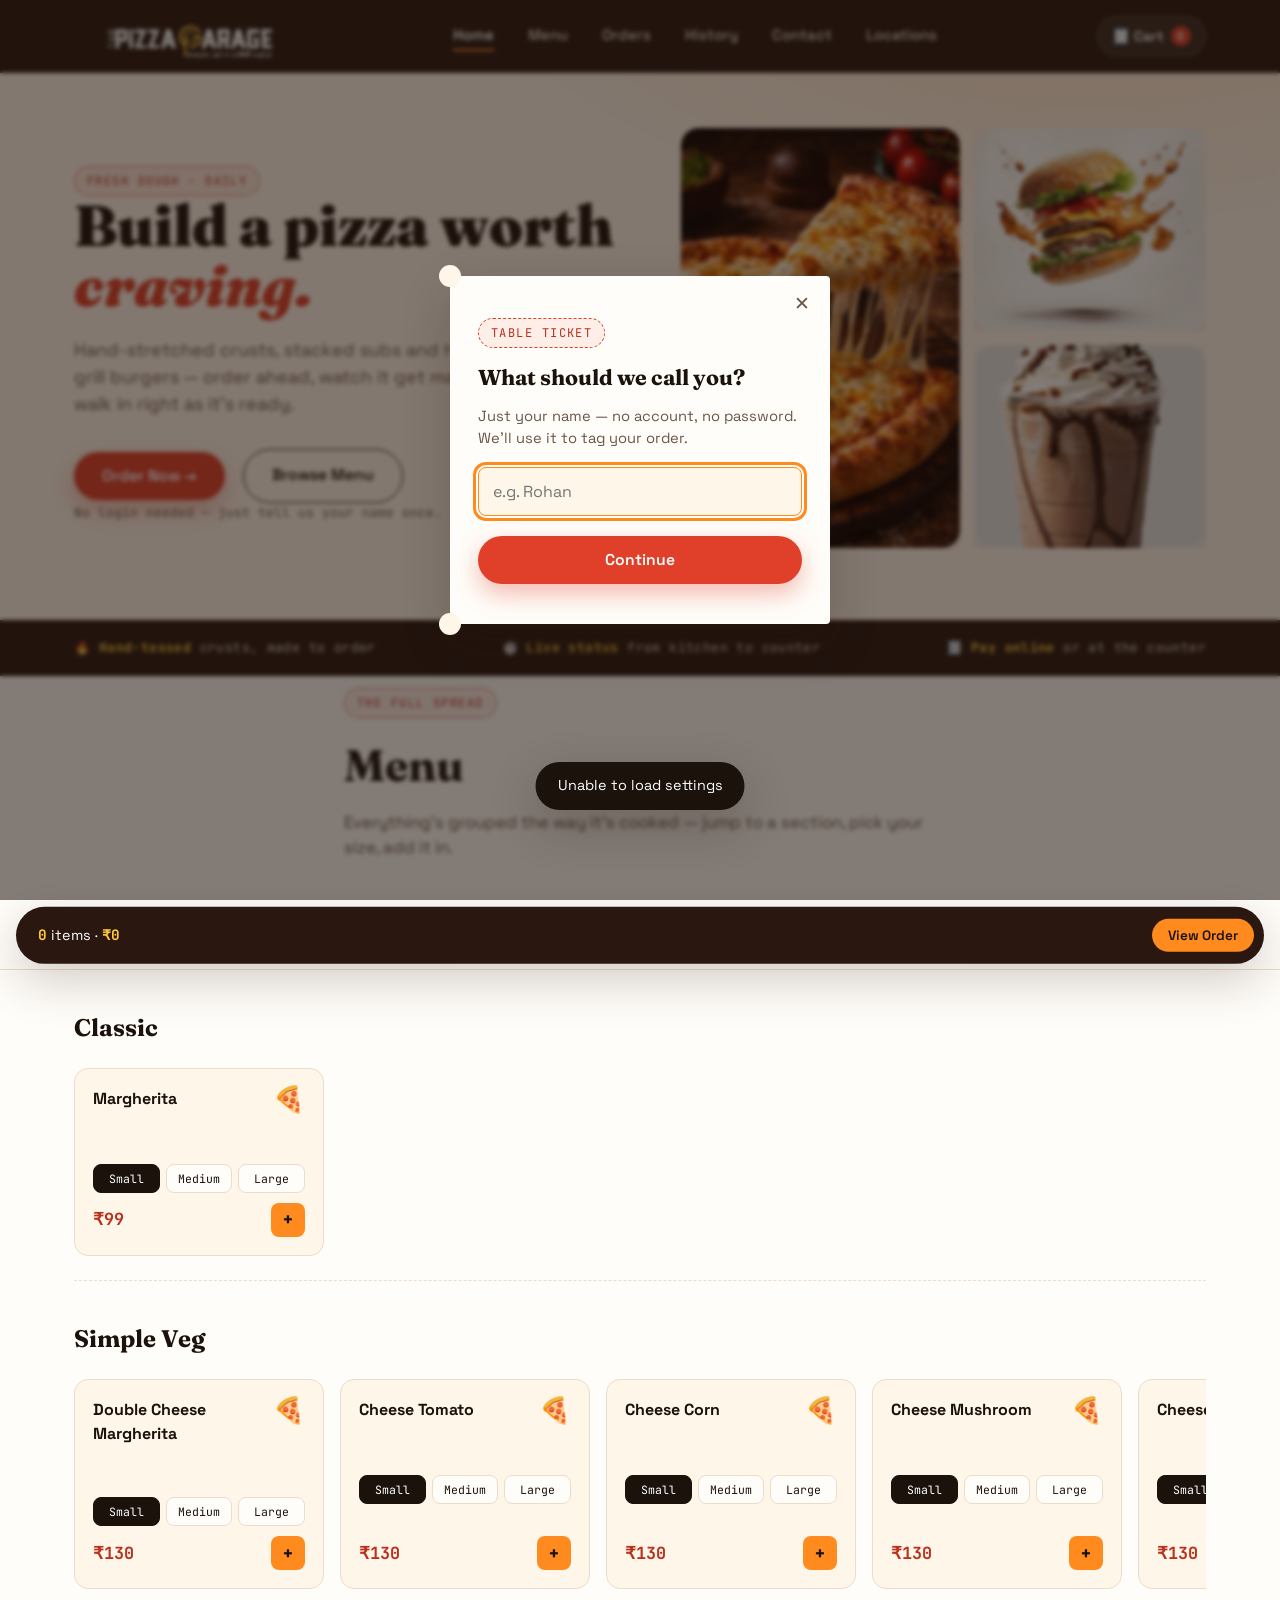
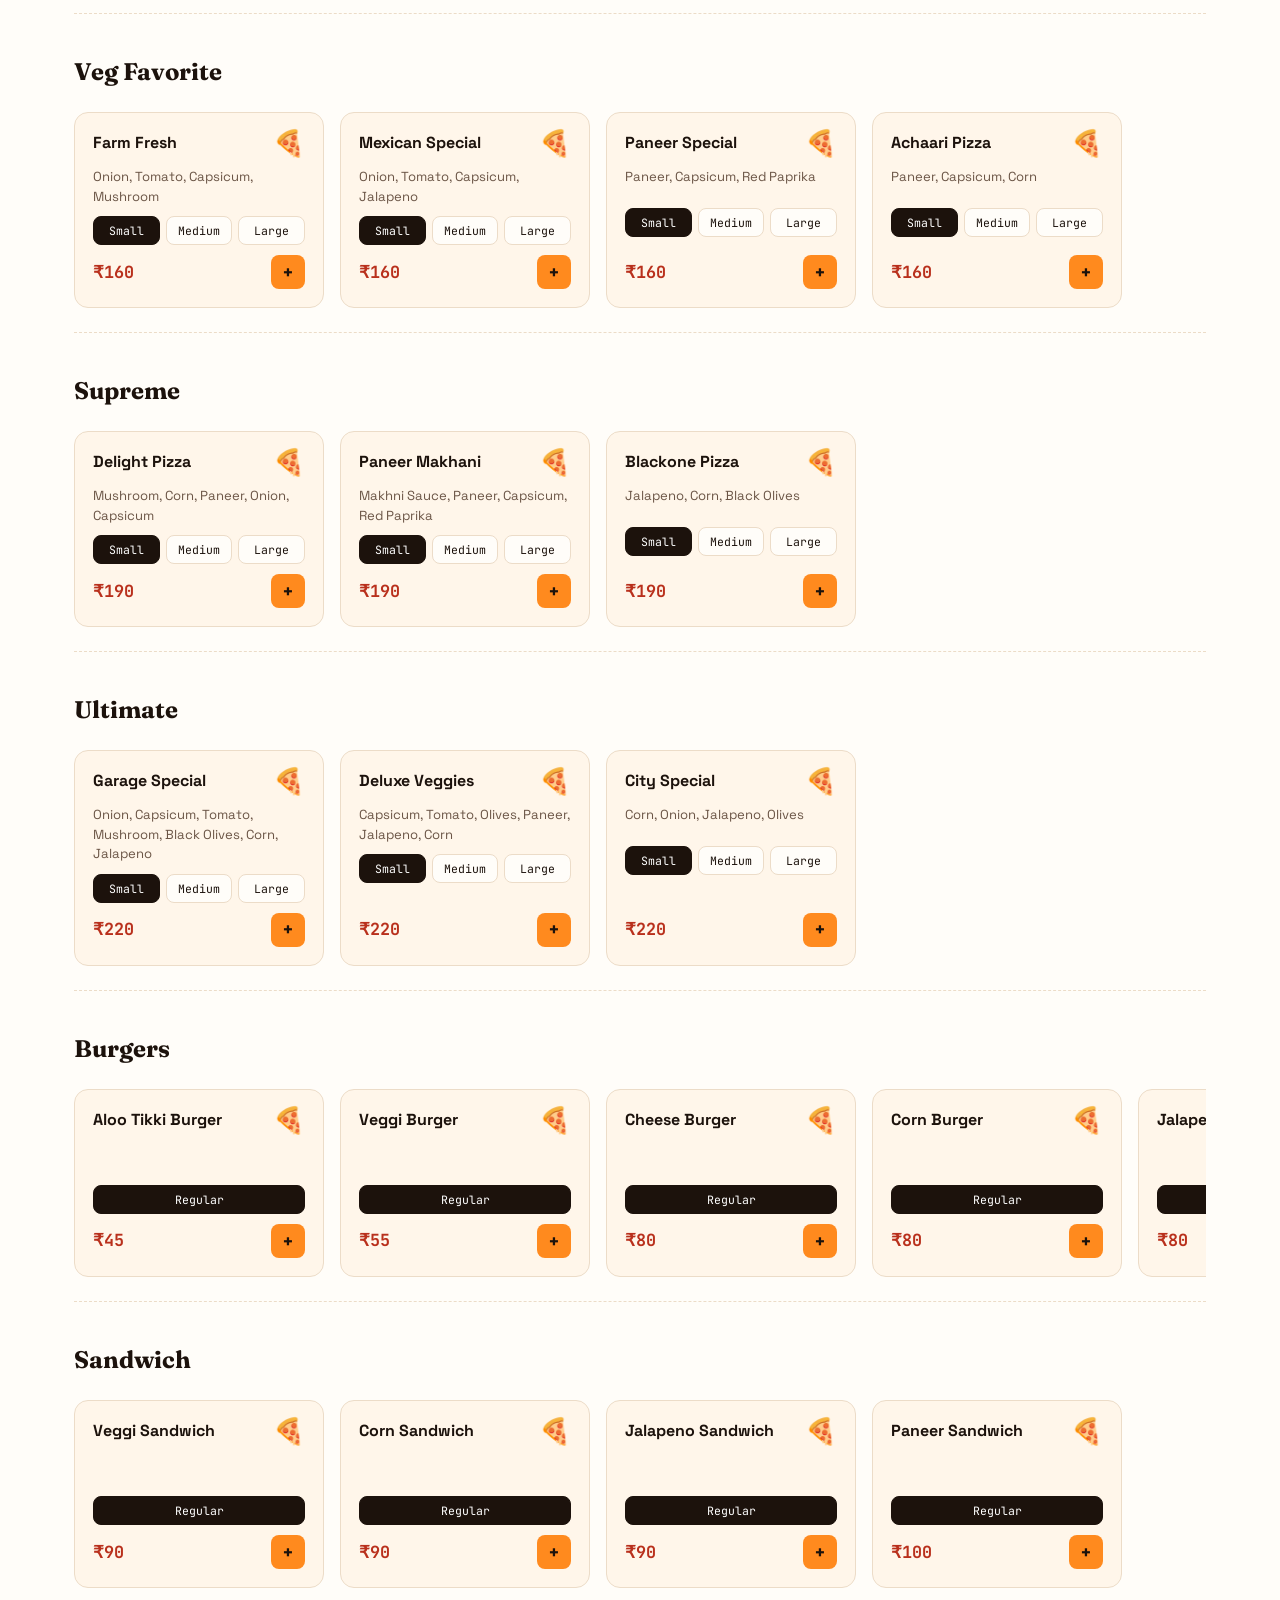
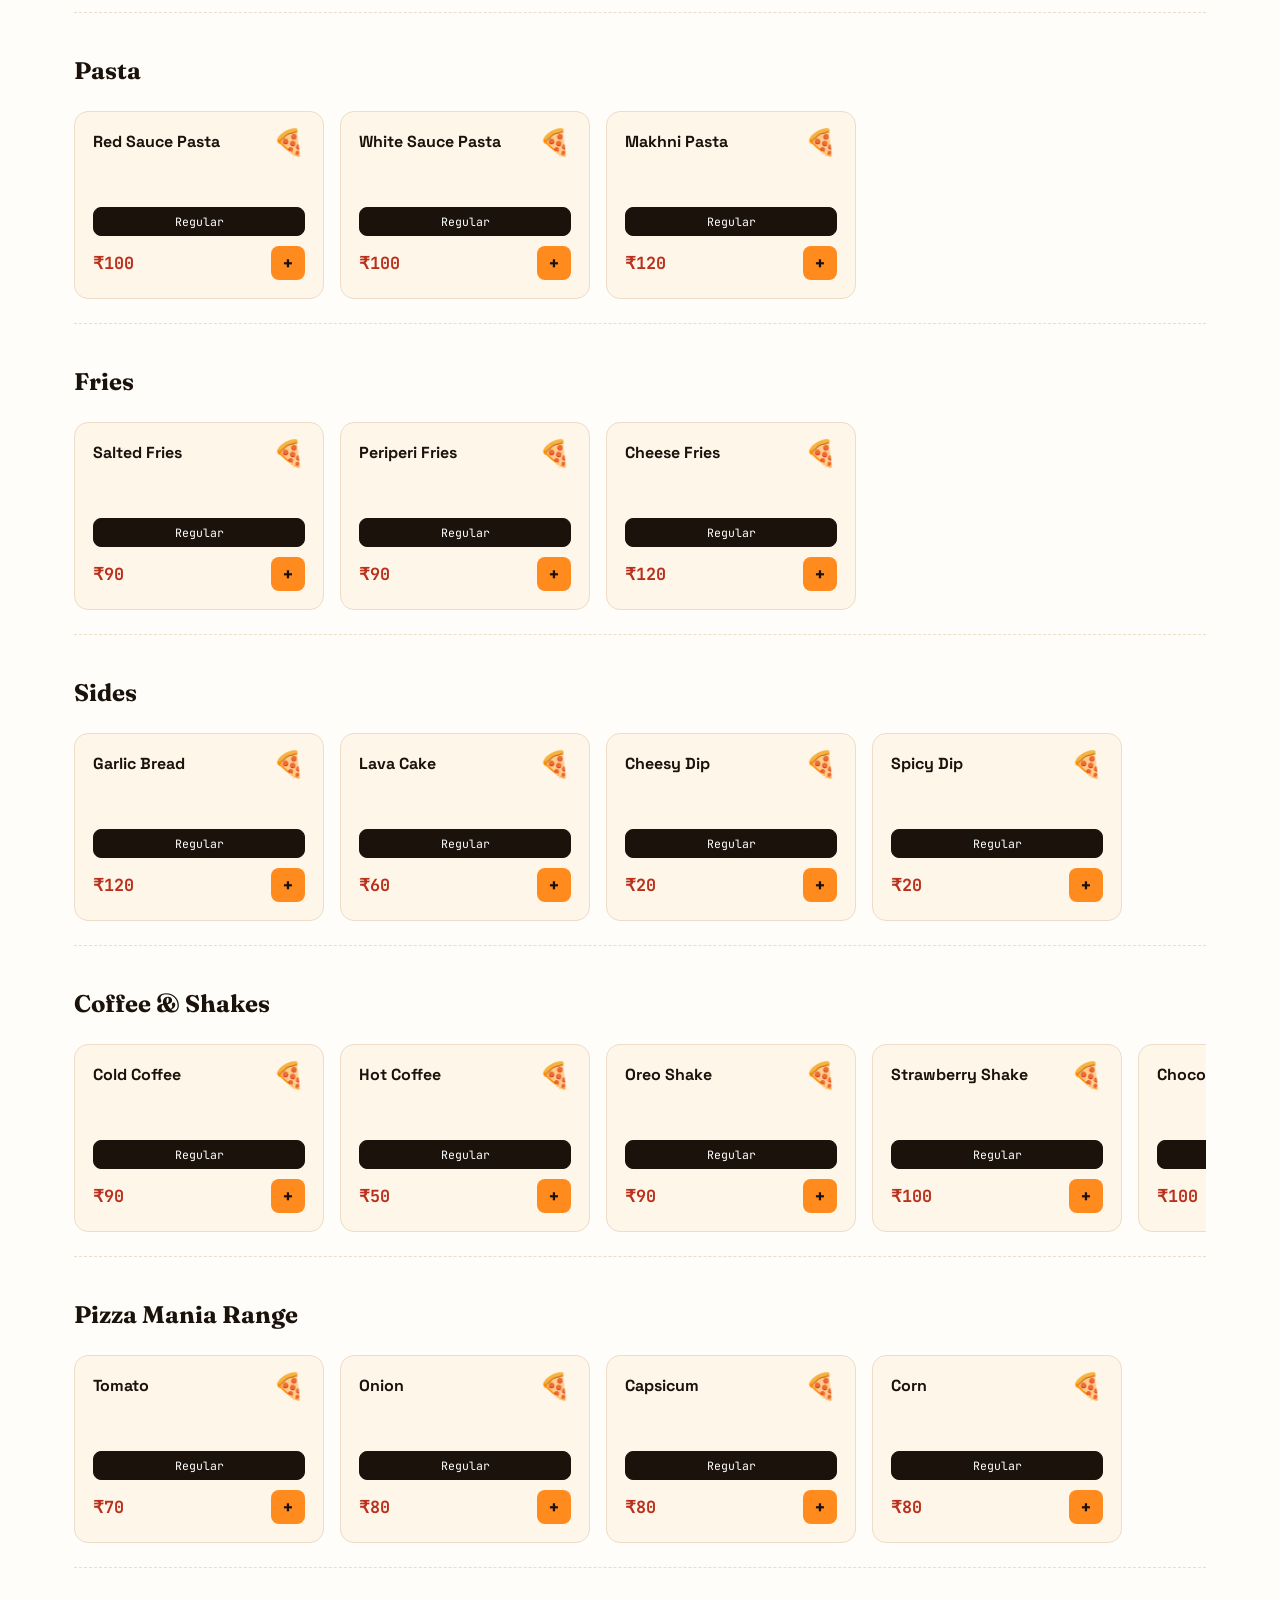
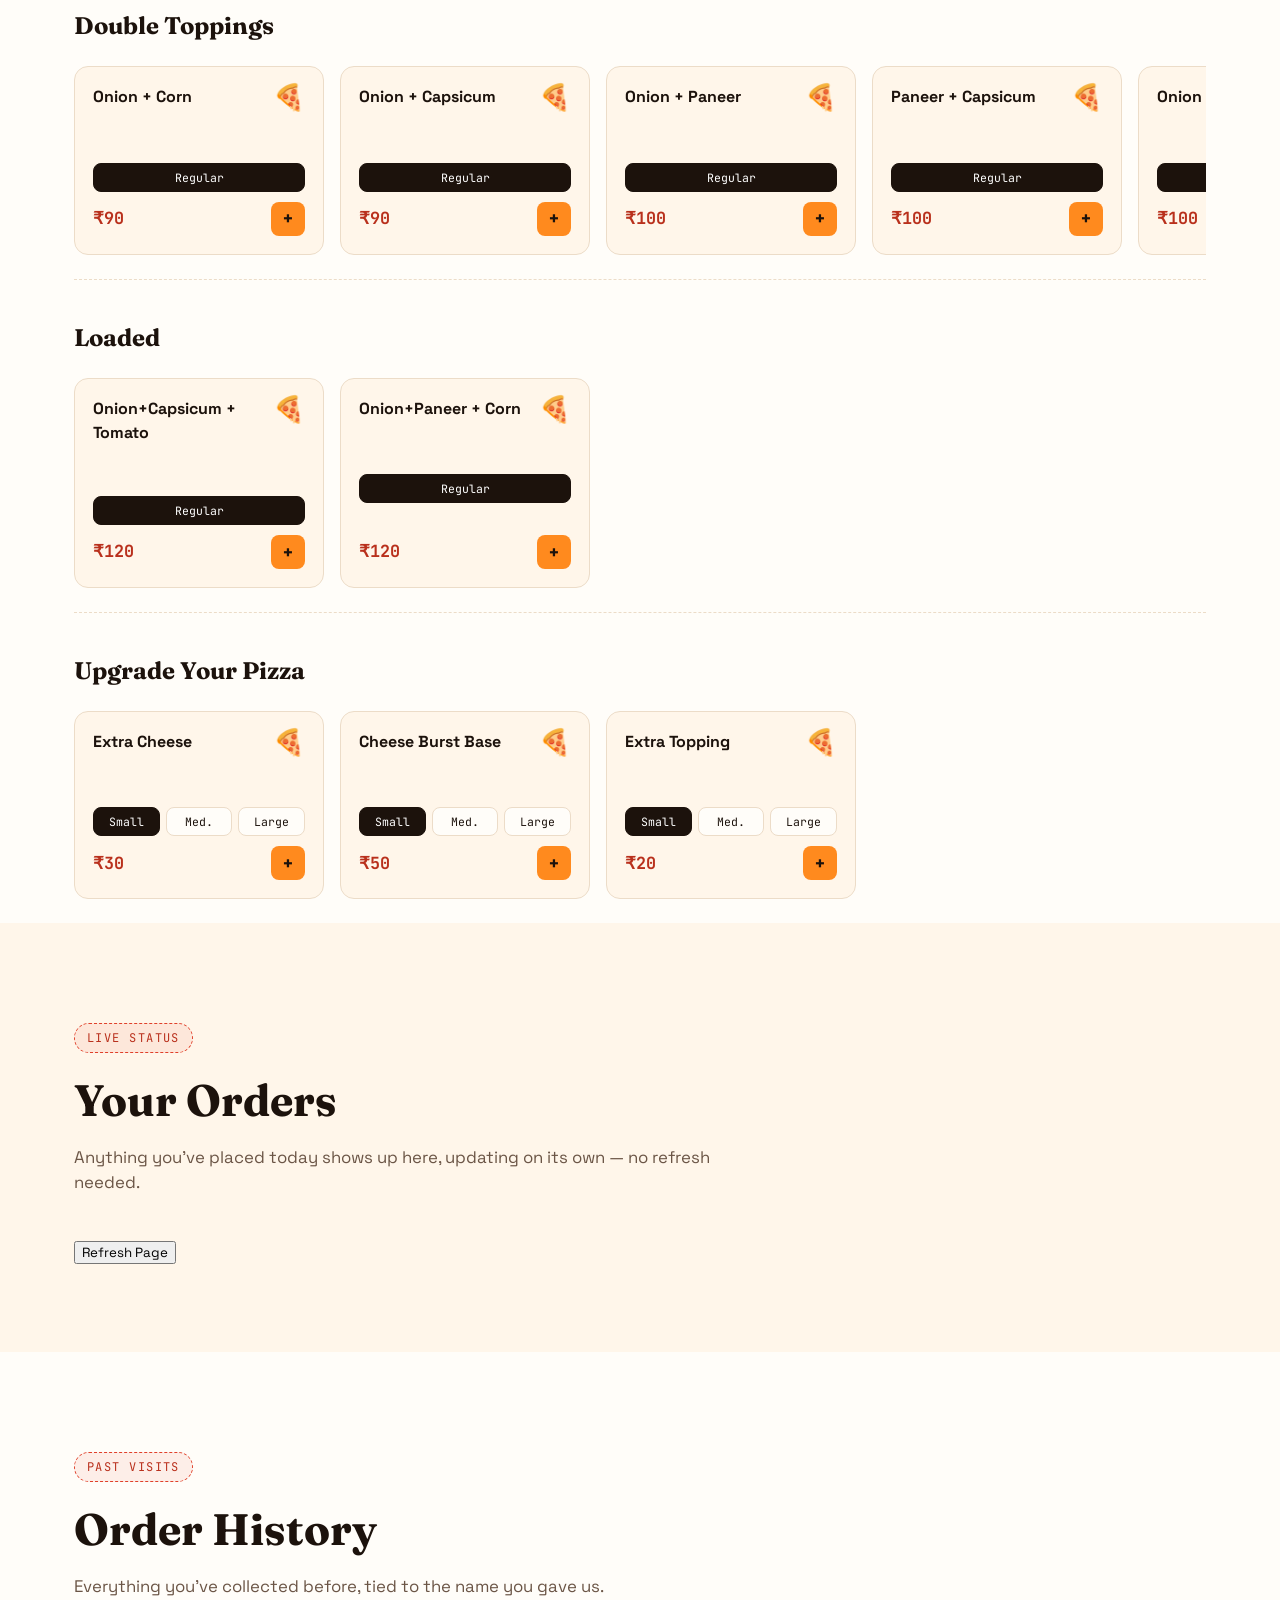
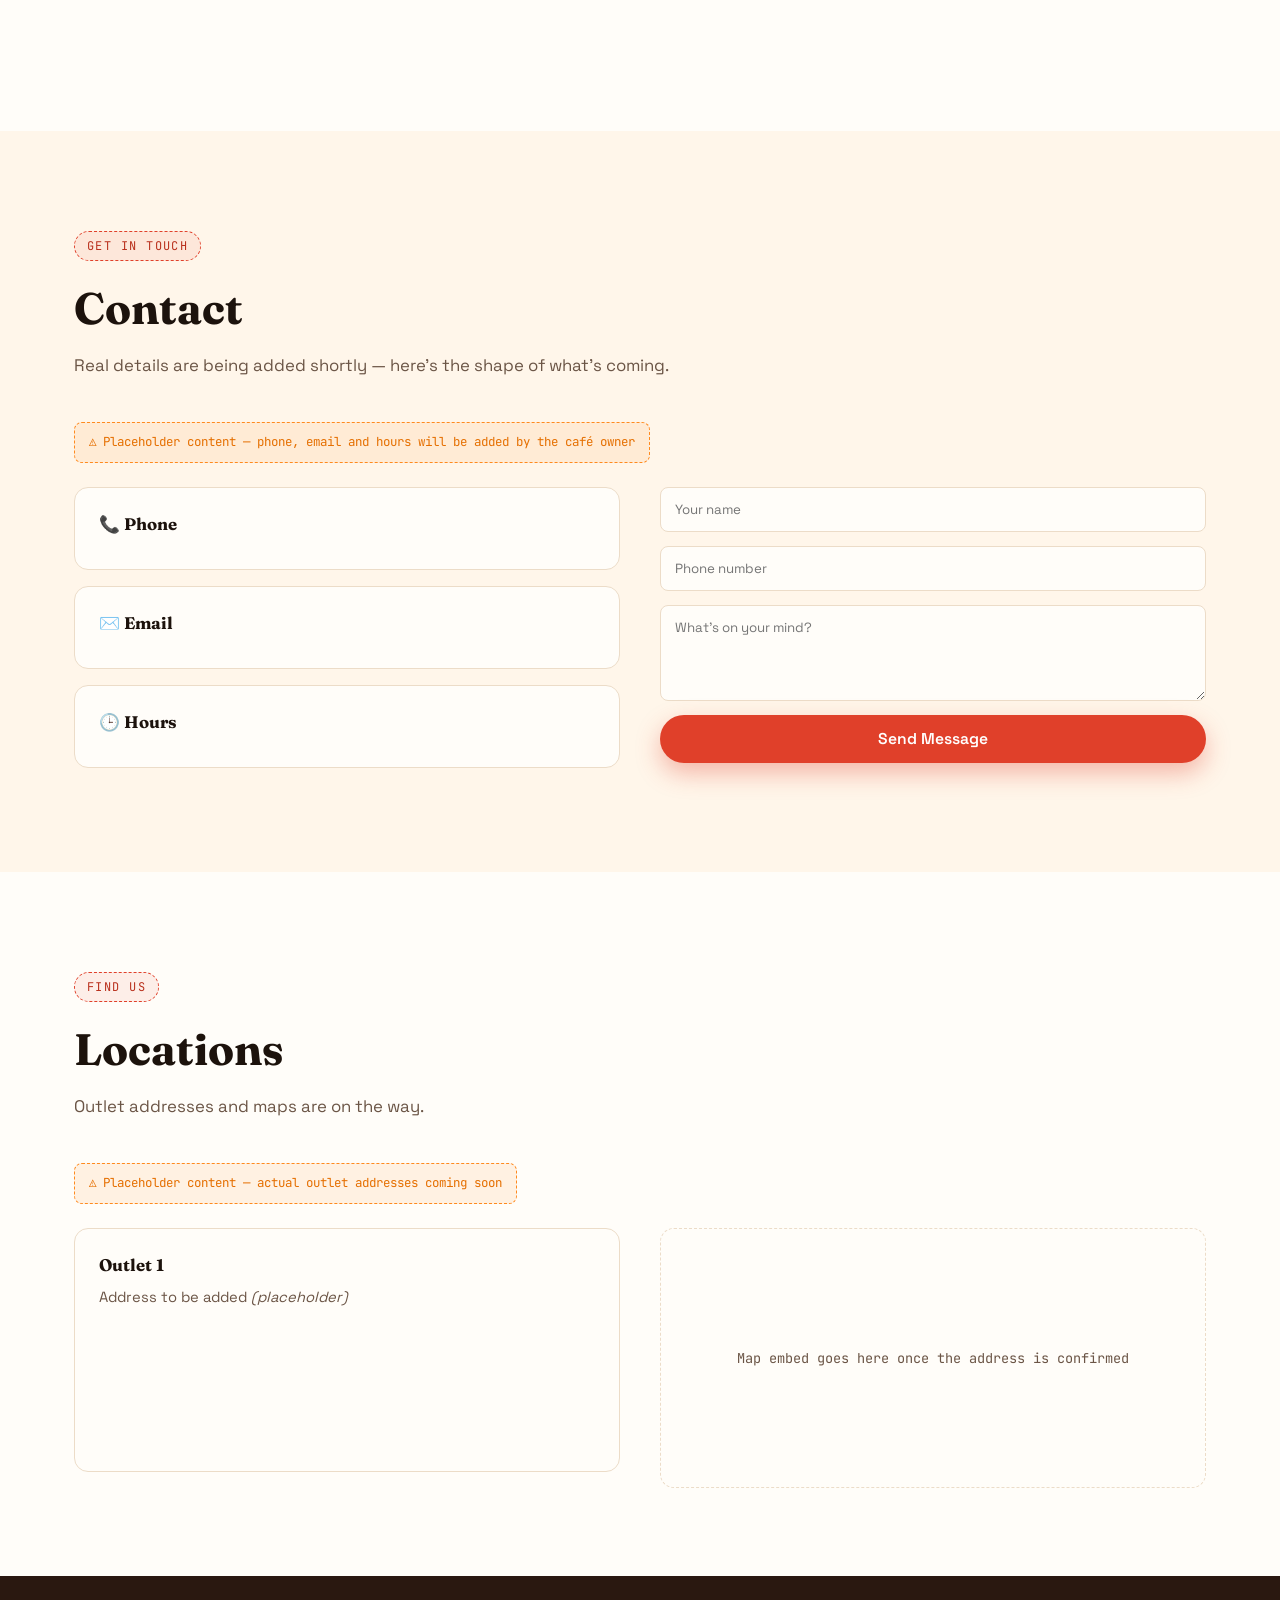
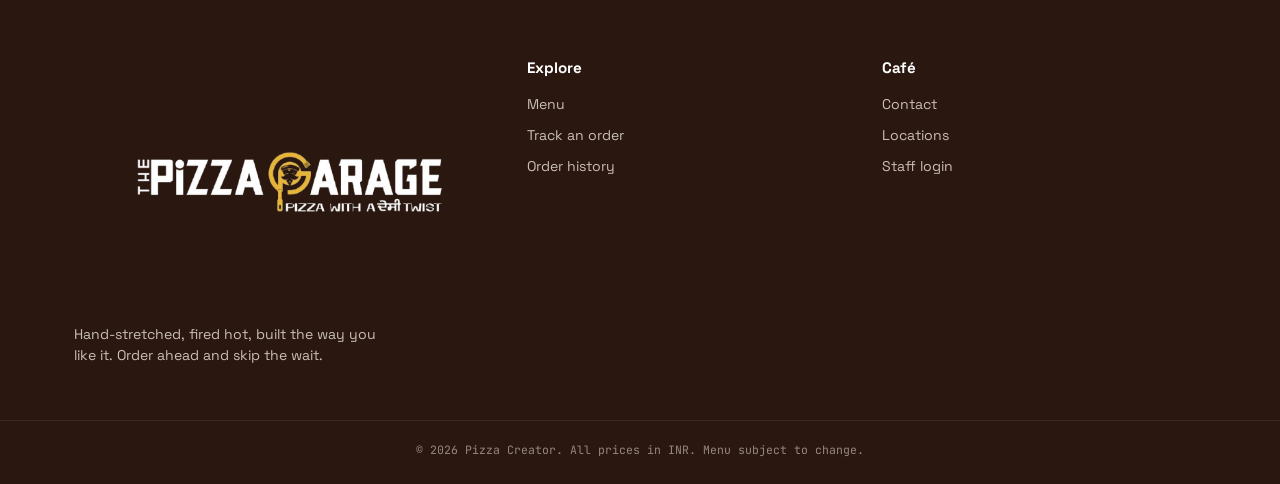
<file: index.html>
<!DOCTYPE html>
<html lang="en">
<head>
<meta charset="UTF-8">
<meta name="viewport" content="width=device-width, initial-scale=1.0">
<title>Pizza Garage </title>
<meta name="description" content="Pizza Garage — order pizzas, burgers, subs and more. Order online, track it live, collect fresh.">
<link rel="stylesheet" href="css/style.css">
</head>
<body>

<!-- ============================= NAVBAR ============================= -->
<header class="navbar">
  <div class="container">
    <a href="#home" class="brand">
      <span class="img"><img src="assets/logo.png" alt="logo"></span>
    </a>
    <nav class="nav-links" id="navLinks">
      <a href="#home" class="active">Home</a>
      <a href="#menu">Menu</a>
      <a href="#orders">Orders</a>
      <a href="#history">History</a>
      <a href="#contact">Contact</a>
      <a href="#locations">Locations</a>
    </nav>
    <button class="nav-cart desktop-only" id="navCartBtn" aria-label="Open cart">
      🧾 Cart <span class="count" id="navCartCount">0</span>
    </button>
    <button class="hamburger" id="hamburgerBtn" aria-label="Toggle menu" aria-expanded="false">
      <span></span><span></span><span></span>
    </button>
  </div>
</header>
<div class="mobile-panel" id="mobilePanel">
  <ul>
    <li><a href="#home">Home</a></li>
    <li><a href="#menu">Menu</a></li>
    <li><a href="#orders">Orders</a></li>
    <li><a href="#history">History</a></li>
    <li><a href="#contact">Contact</a></li>
    <li><a href="#locations">Locations</a></li>
    <li><a href="#" id="mobileCartBtn">🧾 Cart (<span id="mobileCartCount">0</span>)</a></li>
  </ul>
</div>

<!-- ============================= HOME ============================= -->
<section class="hero" id="home">
  <div class="container">
    <div class="hero-copy">
      <span class="eyebrow">Fresh dough · daily</span>
      <h1>Build a pizza worth <em>craving.</em></h1>
      <p>Hand-stretched crusts, stacked subs and hot-off-the-grill burgers — order ahead, watch it get made, and walk in right as it's ready.</p>
      <div class="hero-actions">
        <button class="btn btn-primary" id="orderNowBtn">Order Now →</button>
        <a href="#menu" class="btn btn-outline">Browse Menu</a>
      </div>
      <div class="hero-note">No login needed — just tell us your name once.</div>
    </div>
    
    <div class="hero-gallery">
      <div class="g-main">
        <img src="assets/pizza.jpg" alt="Loaded veg pizza with mozerella cheese">
      </div>
      <div class="g-top">
        <img src="assets/burger.jpg" alt="Burger loaded with veggies">
      </div>
      <div class="g-bottom">
        <img src="assets/shake.jpg" alt="thick shake">
      </div>
    </div>
  </div>

  </div>
</section>
<div class="value-strip">
  <div class="container">
    <span>🔥 <strong>Hand-tossed</strong> crusts, made to order</span>
    <span>⏱️ <strong>Live status</strong> from kitchen to counter</span>
    <span>🧾 <strong>Pay online</strong> or at the counter</span>
  </div>
</div>

<!-- ============================= MENU ============================= -->
<section class="menu-section" id="menu">
  <div class="container section-head">
    <span class="eyebrow">The full spread</span>
    <h2>Menu</h2>
    <p>Everything's grouped the way it's cooked — jump to a section, pick your size, add it in.</p>
  </div>
  <div class="menu-jump">
    <div class="container" id="menuJump"></div>
  </div>
  <div class="container" id="menuStrips"></div>
</section>

<!-- ============================= ORDERS (live tracker) ============================= -->
<section class="section orders-section" id="orders">
  <div class="container">
    <div class="section-head">
      <span class="eyebrow">Live status</span>
      <h2>Your Orders</h2>
      <p>Anything you've placed today shows up here, updating on its own — no refresh needed.</p>
    </div>
    <button onclick="location.reload()">Refresh Page</button>
    <div id="ordersList"></div>
  </div>
</section>

<!-- ============================= HISTORY ============================= -->
<section class="section" id="history" style="background:var(--paper)">
  <div class="container">
    <div class="section-head">
      <span class="eyebrow">Past visits</span>
      <h2>Order History</h2>
      <p>Everything you've collected before, tied to the name you gave us.</p>
    </div>
    <div id="historyList"></div>
  </div>
</section>

<!-- ============================= CONTACT ============================= -->
<section class="section" id="contact">
  <div class="container">
    <div class="section-head">
      <span class="eyebrow">Get in touch</span>
      <h2>Contact</h2>
      <p>Real details are being added shortly — here's the shape of what's coming.</p>
    </div>
    <span class="placeholder-banner">⚠ Placeholder content — phone, email and hours will be added by the café owner</span>
    <div class="grid-2">
      <div>
        <div class="info-card">
          <h4>📞 Phone</h4>
          <p>+91 00000 00000 <em>(placeholder)</em></p>
        </div>
        <div class="info-card">
          <h4>✉️ Email</h4>
          <p>hello@pizzacreator.example <em>(placeholder)</em></p>
        </div>
        <div class="info-card">
          <h4>🕒 Hours</h4>
          <p>Mon–Sun, 11:00 AM – 11:00 PM <em>(placeholder)</em></p>
        </div>
      </div>
      <form class="contact-form" onsubmit="event.preventDefault(); Toast.show('Message received — we\'ll get back to you soon!');">
        <input type="text" placeholder="Your name" required>
        <input type="tel" placeholder="Phone number" required>
        <textarea rows="4" placeholder="What's on your mind?"></textarea>
        <button type="submit" class="btn btn-primary">Send Message</button>
      </form>
    </div>
  </div>
</section>

<!-- ============================= LOCATIONS ============================= -->
<section class="section" id="locations" style="background:var(--paper)">
  <div class="container">
    <div class="section-head">
      <span class="eyebrow">Find us</span>
      <h2>Locations</h2>
      <p>Outlet addresses and maps are on the way.</p>
    </div>
    <span class="placeholder-banner">⚠ Placeholder content — actual outlet addresses coming soon</span>
    <div class="grid-2">
      <div class="info-card">
        <h4> Outlet 1</h4>
        <p>Address to be added <em>(placeholder)</em></p>
      </div>
      <div class="map-box">Map embed goes here once the address is confirmed</div>
    </div>
  </div>
</section>

<!-- ============================= FOOTER ============================= -->
<footer class="footer">
  <div class="container">
    
    <div>
      <div class="brand">
        <span class="slice"><img src="assets/logo.png" alt="logo" class="logo"></span>
      </div> <p style="margin-top:14px;">Hand-stretched, fired hot, built the way you like it. Order ahead and skip the wait.</p>
    </div> <div>
      <h5>Explore</h5>
      <ul>
        <li><a href="#menu">Menu</a></li>
        <li><a href="#orders">Track an order</a></li>
        <li><a href="#history">Order history</a></li>
      </ul>
    </div>

    <div>
      <h5>Café</h5>
      <ul>
        <li><a href="#contact">Contact</a></li>
        <li><a href="#locations">Locations</a></li>
        <li><a href="admin.html">Staff login</a></li>
      </ul>
    </div>

  </div> <div class="footer-bottom">
    © <span id="year"></span> Pizza Creator. All prices in INR. Menu subject to change.
  </div>
</footer>
<!-- ============================= NAME-CAPTURE TICKET MODAL ============================= -->
<div class="modal-overlay" id="nameModalOverlay">
  <div class="ticket">
    <button class="modal-close" id="nameModalClose" aria-label="Close">✕</button>
    <span class="eyebrow">Table ticket</span>
    <h3>What should we call you?</h3>
    <p class="hint">Just your name — no account, no password. We'll use it to tag your order.</p>
    <input type="text" id="nameInput" placeholder="e.g. Rohan" maxlength="40">
    <div class="row">
      <button class="btn btn-primary" id="nameSaveBtn" style="flex:1;">Continue</button>
    </div>
    <div class="ticket-notch"></div>
    <div class="ticket-id" id="ticketIdPreview"></div>
  </div>
</div>

<!-- ============================= CART DRAWER ============================= -->
<div class="drawer-overlay" id="drawerOverlay"></div>
<aside class="drawer" id="cartDrawer">
  <div class="drawer-head">
    <h3>Your Order</h3>
    <button class="modal-close" id="drawerCloseBtn" style="position:static;">✕</button>
  </div>
  <div class="drawer-body" id="drawerBody"></div>
  <div class="drawer-foot">
    <div class="total-row"><span>Total</span><span id="drawerTotal">₹0</span></div>
    <div class="pay-methods">
      <button class="btn btn-outline selected" data-method="counter">Pay at Counter</button>
      <button class="btn btn-outline" data-method="online">Pay Online (mock)</button>
    </div>
    <button class="btn btn-primary" id="placeOrderBtn" style="width:100%;">Place Order</button>
  </div>
</aside>

<!-- floating sticky cart bar (mobile-friendly quick access) -->
<div class="cart-bar" id="cartBar">
  <div class="info"><b id="cartBarCount">0</b> items · <b id="cartBarTotal">₹0</b></div>
  <button class="btn btn-flame btn-sm" id="cartBarBtn">View Order</button>
</div>

<div class="toast" id="toast"></div>


<script src="js/config.js"></script>
<script src="js/api.js"></script>
<script src="js/cart.js"></script>
<script src="js/app.js"></script>
</body>
</html>
</file>
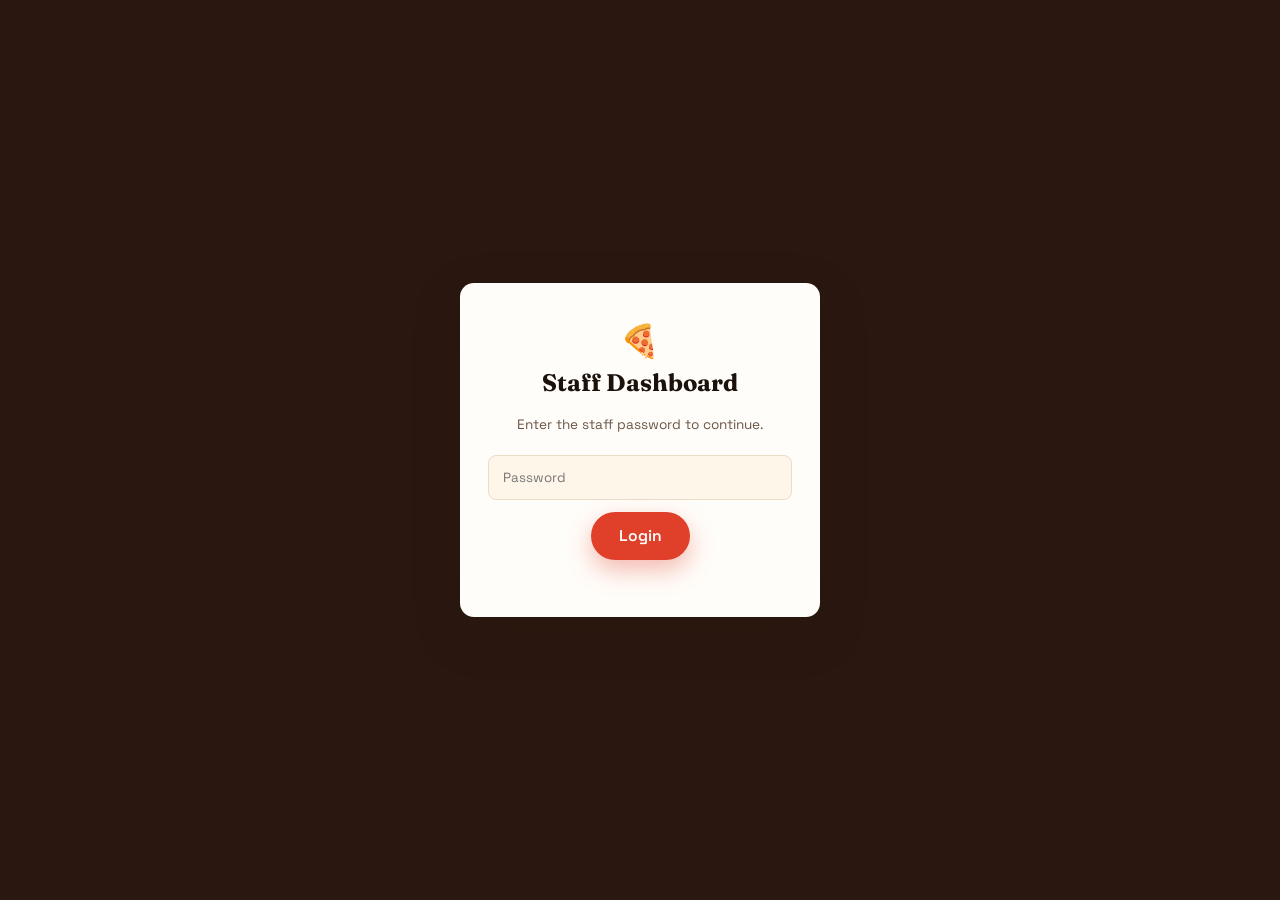
<file: admin.html>
<!DOCTYPE html>
<html lang="en">

<head>

<meta charset="UTF-8">
<meta name="viewport" content="width=device-width, initial-scale=1.0">

<title>Pizza Creator • Staff Dashboard</title>

<link rel="stylesheet" href="css/style.css">
<link rel="stylesheet" href="css/admin.css">

</head>

<body class="admin-body">

<!-- ========================================================= -->
<!-- PASSWORD GATE -->
<!-- ========================================================= -->

<div class="admin-gate" id="adminGate">

    <div class="gate-card">

        <div class="slice">🍕</div>

        <h2>Staff Dashboard</h2>

        <p>Enter the staff password to continue.</p>

        <input
            type="password"
            id="gatePassword"
            placeholder="Password">

        <button
            class="btn btn-primary"
            id="gateSubmit">

            Login

        </button>

        <div
            class="gate-error"
            id="gateError">

        </div>

    </div>

</div>

<!-- ========================================================= -->
<!-- DASHBOARD -->
<!-- ========================================================= -->

<div
id="dashboard"
style="display:none;">

<header class="admin-header">

<div class="container header-row">

<a
href="index.html"
class="brand">

<span class="slice">🍕</span>

<span class="b1">
Pizza
</span>

<span class="b2">
Creator
</span>

<span class="staff-badge">

STAFF

</span>

</a>

<div class="admin-actions">


<button
id="refreshBtn"
class="btn btn-outline btn-sm">

Refresh

</button>

<button
id="logoutBtn"
class="btn btn-primary btn-sm">

Logout

</button>

</div>

</div>

</header>

<!-- ========================================================= -->

<div class="admin-shell">

<div class="container">

<!-- ========================================================= -->
<!-- NAVIGATION -->
<!-- ========================================================= -->

<div class="admin-nav">

<button
class="chip active admin-tab"
data-page="ordersPage">

Orders

</button>

<button
class="chip admin-tab"
data-page="settingsPage">

Settings

</button>

</div>

<!-- ========================================================= -->
<!-- ORDERS PAGE -->
<!-- ========================================================= -->

<section
id="ordersPage"
class="admin-page">

<div class="page-header">

<div>

<h1>

Orders

</h1>

<p>

Manage incoming customer orders.

</p>

</div>

</div>

<!-- ===================== -->
<!-- STATS -->
<!-- ===================== -->

<div class="stat-row">

<div class="stat-card accent">

<div
class="num"
id="statAccepted">

0

</div>

<div class="lbl">

Accepted

</div>

</div>

<div class="stat-card">

<div
class="num"
id="statPreparing">

0

</div>

<div class="lbl">

Preparing

</div>

</div>

<div class="stat-card">

<div
class="num"
id="statReady">

0

</div>

<div class="lbl">

Ready

</div>

</div>

<div class="stat-card">

<div
class="num"
id="statRevenue">

₹0

</div>

<div class="lbl">

Revenue

</div>

</div>

</div>

<!-- ===================== -->
<!-- FILTER -->
<!-- ===================== -->

<div class="filter-row">

<button
class="chip active"
data-filter="active">

Active

</button>

<button
class="chip"
data-filter="all">

All

</button>

<button
class="chip"
data-filter="Delivered">

Delivered

</button>

</div>

<!-- ===================== -->
<!-- TABLE -->
<!-- ===================== -->

<div class="orders-table-wrap">

<table class="orders-table">

<thead>

<tr>

<th>Ticket</th>

<th>Customer</th>

<th>Items</th>

<th>Total</th>

<th>Payment</th>

<th>Status</th>

<th>Placed</th>

<th>Action</th>

</tr>

</thead>

<tbody id="ordersBody">

</tbody>

</table>

</div>

</section>

<!-- ========================================================= -->
<!-- SETTINGS PAGE -->
<!-- ========================================================= -->

<section
id="settingsPage"
class="admin-page"
style="display:none;">

<div class="page-header">

<div>

<h1>

Cafe Settings

</h1>

<p>

Manage your business information and website content.

</p>

</div>

</div>

<form id="settingsForm">

<!-- ====================================== -->
<!-- BUSINESS -->
<!-- ====================================== -->

<div class="settings-card">

<h2>

Business Information

</h2>

<div class="form-grid">

<div class="form-group">

<label>

Cafe Name

</label>

<input
id="settingCafeName">

</div>

<div class="form-group">

<label>

Brand

</label>

<input
id="settingBrand">

</div>

<div class="form-group">

<label>

Phone

</label>

<input
id="settingPhone">

</div>

<div class="form-group">

<label>

Email

</label>

<input
id="settingEmail">

</div>

<div class="form-group full-width">

<label>

Address

</label>

<textarea
id="settingAddress"
rows="4">

</textarea>

</div>

<div class="form-group">

<label>

Opening Hours

</label>

<input
id="settingHours">

</div>

<div class="form-group">

<label>

Document Title

</label>

<input
id="settingDocumentTitle">

</div>

</div>

</div>

<!-- ====================================== -->
<!-- SOCIAL -->
<!-- ====================================== -->

<div class="settings-card">

<h2>

Social Media

</h2>

<div class="form-grid">

<div class="form-group">

<label>

WhatsApp

</label>

<input
id="settingWhatsapp">

</div>

<div class="form-group">

<label>

Instagram

</label>

<input
id="settingInstagram">

</div>

<div class="form-group full-width">

<label>

Facebook

</label>

<input
id="settingFacebook">

</div>

</div>

</div>

<!-- ====================================== -->
<!-- WEBSITE -->
<!-- ====================================== -->

<div class="settings-card">

<h2>

Website Content

</h2>

<div class="form-grid">

<div class="form-group full-width">

<label>

Logo URL

</label>

<input
id="settingLogo">

</div>

<div class="form-group full-width">

<label>

Footer Text

</label>

<textarea
id="settingFooter"
rows="4">

</textarea>

</div>

<div class="form-group full-width">

<label>

Contact Page Content

</label>

<textarea
id="settingContactPage"
rows="5">

</textarea>

</div>

<div class="form-group full-width">

<label>

Location Page Content

</label>

<textarea
id="settingLocationPage"
rows="5">

</textarea>

</div>

</div>

</div>

<div class="settings-footer">

<button
type="submit"
class="btn btn-primary">

Save Settings

</button>

</div>

</form>

</section>

</div>

</div>

</div>

<div
class="toast"
id="toast">

</div>

<script src="js/config.js"></script>
<script src="js/api.js"></script>
<script src="js/admin.js"></script>

<script>

document.querySelectorAll(".admin-tab").forEach(button=>{

button.addEventListener("click",()=>{

document
.querySelectorAll(".admin-tab")
.forEach(b=>b.classList.remove("active"));

button.classList.add("active");

document
.querySelectorAll(".admin-page")
.forEach(page=>page.style.display="none");

document
.getElementById(button.dataset.page)
.style.display="block";

});

});

</script>

</body>

</html>
</file>
<file: css/style.css>
/* ==========================================================================
   PIZZA CREATOR — Design tokens
   Signature idea: everything reads like a kitchen order ticket — perforated
   edges, stamped status badges, monospace order codes — because this is,
   at its heart, an ordering system wearing a website.
   ========================================================================== */

@import url('https://fonts.googleapis.com/css2?family=Fraunces:ital,opsz,wght@0,9..144,500;0,9..144,700;0,9..144,900;1,9..144,600&family=Space+Grotesk:wght@400;500;600;700&family=JetBrains+Mono:wght@400;600;700&display=swap');

:root{
  /* --- palette (orange / red, per brief) --- */
  --char:        #1c120c;   /* near-black char, base ink */
  --crust:       #2a1810;   /* header / dark surface */
  --tomato:      #e0402a;   /* primary red */
  --tomato-dark: #b9301c;
  --flame:       #ff8a1e;   /* primary orange */
  --flame-dark:  #e56f00;
  --cheese:      #ffc93c;   /* warm yellow accent, sparing */
  --cream:       #fff6ea;   /* page background */
  --paper:       #fffdf9;   /* card background */
  --line:        #ecdcc8;   /* hairline borders */
  --ink-soft:    #6b5546;   /* secondary text */

  --ok:          #3d8b52;   /* ready / success */

  /* --- type --- */
  --display: 'Fraunces', serif;
  --body: 'Space Grotesk', sans-serif;
  --mono: 'JetBrains Mono', monospace;

  /* --- layout --- */
  --nav-h: 72px;
  --radius: 14px;
  --radius-sm: 8px;
  --shadow: 0 8px 24px rgba(43, 23, 12, 0.12);
  --shadow-lg: 0 16px 48px rgba(43, 23, 12, 0.22);
  --container: 1180px;
}

*, *::before, *::after{ box-sizing: border-box; }
html{ scroll-behavior: smooth; scroll-padding-top: var(--nav-h); }
body{
  margin:0;
  font-family: var(--body);
  background: var(--cream);
  color: var(--char);
  line-height: 1.5;
  -webkit-font-smoothing: antialiased;
}
img{ max-width:100%; display:block; }
a{ color: inherit; text-decoration:none; }
button{ font-family: inherit; cursor:pointer; }
ul{ margin:0; padding:0; list-style:none; }
h1,h2,h3,h4{ font-family: var(--display); margin:0; }
.container{ max-width: var(--container); margin:0 auto; padding: 0 24px; }

:focus-visible{ outline: 3px solid var(--flame); outline-offset: 2px; }

@media (prefers-reduced-motion: reduce){
  *{ animation-duration: 0.001ms !important; transition-duration: 0.001ms !important; }
}

/* eyebrow / section labels — small ticket-code style tags */
.eyebrow{
  margin-top: 12px;
  display:inline-flex; align-items:center; gap:8px;
  font-family: var(--mono); font-size: 12px; letter-spacing: 0.12em;
  text-transform: uppercase; color: var(--tomato-dark);
  background: rgba(224,64,42,0.08);
  border: 1px dashed var(--tomato);
  padding: 5px 12px; border-radius: 999px;
}

.section{ padding: 88px 0; }
.section-head{ max-width: 640px; margin-bottom: 44px; }
.section-head h2{ font-size: clamp(2rem, 4vw, 2.75rem); margin-top:14px; font-weight:700; }
.section-head p{ color: var(--ink-soft); margin-top:12px; font-size: 1.05rem; }

.btn{
  display:inline-flex; align-items:center; justify-content:center; gap:8px;
  font-family: var(--body); font-weight:600; font-size:0.98rem;
  padding: 14px 28px; border-radius: 999px; border: none;
  transition: transform .15s ease, box-shadow .15s ease, background .15s ease;
}
.btn:active{ transform: translateY(1px) scale(0.98); }
.btn-primary{ background: var(--tomato); color:#fff; box-shadow: 0 10px 24px rgba(224,64,42,0.35); }
.btn-primary:hover{ background: var(--tomato-dark); }
.btn-ghost{ background: transparent; color: var(--paper); border: 1.5px solid rgba(255,255,255,0.5); }
.btn-ghost:hover{ background: rgba(255,255,255,0.12); }
.btn-outline{ background: transparent; color: var(--char); border: 1.5px solid var(--char); }
.btn-outline:hover{ background: var(--char); color: var(--paper); }
.btn-flame{ background: var(--flame); color: var(--char); }
.btn-flame:hover{ background: var(--flame-dark); color:#fff; }
.btn-sm{ padding: 8px 16px; font-size:0.85rem; }
.btn:disabled{ opacity:0.5; cursor:not-allowed; }

/* ==========================================================================
   NAVBAR
   ========================================================================== */
.navbar{
  position: fixed; top:0; left:0; right:0; z-index: 500;
  height: var(--nav-h);
  background: var(--crust);
  border-bottom: 1px solid rgba(255,255,255,0.06);
}
.navbar .container{ height:100%; display:flex; align-items:center; justify-content:space-between; }

.brand{ display:flex; align-items:center; gap:10px; font-family: var(--display); font-weight:700; font-size:1.4rem; color:#fff; }
.brand .b3{ color: var(--tomato); }

.navbar .container .brand img,
.navbar .container img {
    height: 150px;               
    width: auto;           
    object-fit: contain;   
    display: block;        
}

.nav-links{ display:flex; align-items:center; gap:6px; }
.nav-links a{
  position:relative; color: rgba(255,246,234,0.8); font-weight:600; font-size:0.94rem;
  padding: 10px 14px; border-radius: 8px; transition: color .15s ease;
}
.nav-links a::after{
  content:""; position:absolute; left:14px; right:14px; bottom:6px; height:2px;
  background: var(--flame); transform: scaleX(0); transform-origin:left;
  transition: transform .2s ease;
}
.nav-links a:hover, .nav-links a.active{ color:#fff; }
.nav-links a:hover::after, .nav-links a.active::after{ transform: scaleX(1); }

.nav-cart{
  display:flex; align-items:center; gap:8px; margin-left:8px;
  background: rgba(255,255,255,0.08); color:#fff; border:1px solid rgba(255,255,255,0.15);
  padding: 9px 14px; border-radius: 999px; font-weight:600; font-size:0.88rem;
}
.nav-cart .count{
  background: var(--tomato); color:#fff; border-radius:50%;
  width:20px; height:20px; display:inline-flex; align-items:center; justify-content:center;
  font-family: var(--mono); font-size:11px;
}

.hamburger{
  display:none; flex-direction:column; gap:5px; background:none; border:none; padding:8px;
}
.hamburger span{ width:24px; height:2px; background:#fff; border-radius:2px; transition: all .25s ease; }
.hamburger.open span:nth-child(1){ transform: translateY(7px) rotate(45deg); }
.hamburger.open span:nth-child(2){ opacity:0; }
.hamburger.open span:nth-child(3){ transform: translateY(-7px) rotate(-45deg); }

.mobile-panel{
  position: fixed; top: var(--nav-h); left:0; right:0; z-index:499;
  background: var(--crust); border-bottom: 1px solid rgba(255,255,255,0.08);
  max-height:0; overflow:hidden; transition: max-height .3s ease;
}
.mobile-panel.open{ max-height: 480px; }
.mobile-panel ul{ padding: 8px 24px 20px; display:flex; flex-direction:column; }
.mobile-panel a{ color: rgba(255,246,234,0.85); padding: 14px 4px; font-weight:600; border-bottom:1px solid rgba(255,255,255,0.06); }
.mobile-panel a:last-child{ border-bottom:none; }

@media (max-width: 880px){
  .nav-links, .nav-cart.desktop-only{ display:none; }
  .hamburger{ display:flex; }
}

/* ==========================================================================
   HERO / HOME
   ========================================================================== */
.hero{
  padding: calc(var(--nav-h) + 56px) 0 72px;
  background:
    radial-gradient(1100px 500px at 85% -10%, rgba(255,138,30,0.20), transparent 60%),
    var(--cream);
  overflow:hidden;
}
.hero .container{ display:grid; grid-template-columns: 1.05fr 1fr; gap: 56px; align-items:center; }
.hero-copy h1{ font-size: clamp(2.4rem, 5vw, 3.6rem); line-height:1.05; font-weight:900; }
.hero-copy h1 em{ font-style:italic; color: var(--tomato); }
.hero-copy p{ margin-top:20px; font-size:1.12rem; color: var(--ink-soft); max-width: 480px; }
.hero-actions{ margin-top:32px; display:flex; align-items:center; gap:18px; flex-wrap:wrap; }
.hero-note{ font-family: var(--mono); font-size:0.8rem; color: var(--ink-soft); }

.hero-gallery{
  display:grid; grid-template-columns: 1.2fr 1fr; grid-template-rows: 1fr 1fr; gap:14px; height: 420px; overflow: hidden;
}
.hero-gallery img{ width:100%; height:100%; object-fit:cover; border-radius: 18px; box-shadow: var(--shadow); }
.g-main{ grid-row: 1 / 3; min-height: 0; overflow: hidden; transition: transform .35s ease; }
.g-top, .g-bottom{ min-height: 0; overflow: hidden; transition: transform .35s ease; }
.hero-gallery img:hover{ transform: translateY(-4px) rotate(-0.6deg); }

@media (max-width: 980px){
  .hero .container{ grid-template-columns: 1fr; }
  .hero-gallery{ height: 340px; order:-1; }
}
@media (max-width: 560px){
  .hero-gallery{ grid-template-columns: 1fr 1fr; height: 260px; }
}

/* value strip under hero */
.value-strip{ background: var(--crust); padding: 18px 0; }
.value-strip .container{ display:flex; justify-content: space-between; flex-wrap:wrap; gap:14px; }
.value-strip span{ color: rgba(255,246,234,0.85); font-family: var(--mono); font-size:0.82rem; letter-spacing:0.03em; }
.value-strip strong{ color: var(--cheese); }

/* ==========================================================================
   TICKET MODAL (name capture)
   ========================================================================== */
.modal-overlay{
  position: fixed; inset:0; background: rgba(28,18,12,0.55); backdrop-filter: blur(2px);
  display:flex; align-items:center; justify-content:center; z-index:900; padding:20px;
  opacity:0; pointer-events:none; transition: opacity .2s ease;
}
.modal-overlay.open{ opacity:1; pointer-events:auto; }

.ticket{
  background: var(--paper); width: 100%; max-width: 380px; border-radius: 4px;
  position:relative; box-shadow: var(--shadow-lg);
  padding: 30px 28px 26px;
}
.ticket::before, .ticket::after{
  content:""; position:absolute; width:22px; height:22px; background: var(--cream);
  border-radius:50%; left:-11px;
}
.ticket::before{ top: -11px; } .ticket::after{ bottom:-11px; }
.ticket h3{ font-size:1.35rem; }
.ticket .eyebrow{ margin-bottom:14px; }
.ticket p.hint{ color:var(--ink-soft); font-size:0.92rem; margin: 10px 0 18px; }
.ticket input[type="text"]{
  width:100%; padding: 13px 14px; border-radius: 8px; border:1.5px solid var(--line);
  font-family: var(--body); font-size:1rem; background: var(--cream);
}
.ticket input[type="text"]:focus{ border-color: var(--flame); }
.ticket .row{ margin-top:20px; display:flex; gap:10px; }
.ticket-notch{ border-top: 2px dashed var(--line); margin-top: 22px; }
.ticket-notch:empty{ display:none; }
.ticket-id{ padding-top:14px; font-family: var(--mono); font-size:0.75rem; color: var(--ink-soft); text-align:center; }
.modal-close{ position:absolute; top:14px; right:14px; background:none; border:none; font-size:1.2rem; color: var(--ink-soft); }

/* ==========================================================================
   MENU SECTION
   ========================================================================== */
.menu-section{ background: var(--paper); }
.menu-jump{
  position: sticky; top: var(--nav-h); z-index: 60; background: var(--paper);
  border-bottom: 1px solid var(--line); padding: 14px 0;
}
.menu-jump .container{ display:flex; gap:10px; overflow-x:auto; scrollbar-width:none; }
.menu-jump .container::-webkit-scrollbar{ display:none; }
.chip{
  flex: 0 0 auto; font-family: var(--mono); font-size:0.78rem; letter-spacing:0.02em;
  padding: 8px 16px; border-radius:999px; border:1.5px solid var(--line); background: var(--cream);
  white-space:nowrap; transition: all .15s ease; color: var(--char);
}
.chip:hover{ border-color: var(--flame); }
.chip.active{ background: var(--tomato); border-color: var(--tomato); color:#fff; }

.strip{ padding: 40px 0 8px; border-bottom: 1px dashed var(--line); }
.strip:last-child{ border-bottom:none; }
.strip-head{ display:flex; align-items:baseline; justify-content:space-between; gap:16px; margin-bottom:18px; }
.strip-head h3{ font-size:1.5rem; }
.strip-head .strip-note{ font-family: var(--mono); font-size:0.75rem; color: var(--ink-soft); white-space:nowrap; }

.strip-row{
  display:flex; gap:16px; overflow-x:auto; padding: 4px 4px 16px 0; scroll-snap-type: x proximity;
}
.strip-row::-webkit-scrollbar{ height:6px; }
.strip-row::-webkit-scrollbar-thumb{ background: var(--line); border-radius:4px; }

.item-card{
  scroll-snap-align:start; flex: 0 0 250px; background: var(--cream); border:1px solid var(--line);
  border-radius: var(--radius); padding: 18px; display:flex; flex-direction:column; gap:10px;
}
.item-card .item-top{ display:flex; align-items:flex-start; justify-content:space-between; gap:8px; }
.item-card h4{ font-family: var(--body); font-weight:700; font-size:1rem; }
.item-card .item-icon{ font-size:1.6rem; line-height:1; }
.item-card .desc{ font-size:0.82rem; color: var(--ink-soft); min-height: 2.4em; }
.size-toggle{ display:flex; gap:6px; }
.size-toggle button{
  flex:1; background:var(--paper); border:1.5px solid var(--line); border-radius:8px;
  padding:6px 0; font-family: var(--mono); font-size:0.72rem; color: var(--char);
}
.size-toggle button.active{ background: var(--char); color:#fff; border-color: var(--char); }
.item-card .price-row{ display:flex; align-items:center; justify-content:space-between; margin-top:auto; }
.price{ font-family: var(--mono); font-weight:700; font-size:1.05rem; color: var(--tomato-dark); }
.add-btn{
  background: var(--flame); color: var(--char); border:none; border-radius:8px;
  width:34px; height:34px; font-size:1.2rem; font-weight:700;
}
.add-btn:hover{ background: var(--flame-dark); color:#fff; }
.qty-control{ display:flex; align-items:center; gap:10px; background: var(--char); border-radius:8px; padding:2px; }
.qty-control button{ background:none; border:none; color:#fff; width:28px; height:28px; font-size:1rem; }
.qty-control span{ color:#fff; font-family: var(--mono); min-width:16px; text-align:center; }

.item-card.unavailable{ opacity:0.6; }
.unavailable-badge{
  align-self:flex-start; padding:3px 9px; border-radius:999px; background: var(--line);
  color: var(--ink-soft); font-family: var(--mono); font-size:0.7rem;
}
.item-card.unavailable .size-toggle button{ cursor:not-allowed; }
.unavailable-label{ font-family: var(--mono); font-size:0.78rem; color: var(--ink-soft); }

/* ==========================================================================
   CART DRAWER + STICKY BAR
   ========================================================================== */
.cart-bar{
  position: fixed; left:16px; right:16px; bottom:16px; z-index: 400;
  background: var(--crust); color:#fff; border-radius: 999px;
  padding: 12px 10px 12px 22px; display:flex; align-items:center; justify-content:space-between; gap:12px;
  box-shadow: var(--shadow-lg); transform: translateY(140%); transition: transform .3s ease;
}
.cart-bar.show{ transform: translateY(0); }
.cart-bar .info{ font-size:0.9rem; }
.cart-bar .info b{ font-family: var(--mono); color: var(--cheese); }
.cart-bar .container{ display:none; } /* not used, bar is not container-bound */

.drawer-overlay{
  position: fixed; inset:0; background: rgba(28,18,12,0.5); z-index:901;
  opacity:0; pointer-events:none; transition: opacity .2s ease;
}
.drawer-overlay.open{ opacity:1; pointer-events:auto; }
.drawer{
  position: fixed; top:0; right:0; bottom:0; width: 100%; max-width: 420px; background: var(--paper);
  z-index: 902; transform: translateX(100%); transition: transform .3s ease;
  display:flex; flex-direction:column;
}
.drawer.open{ transform: translateX(0); }
.drawer-head{ padding: 22px 24px; border-bottom:1px solid var(--line); display:flex; align-items:center; justify-content:space-between; }
.drawer-head h3{ font-size:1.3rem; }
.drawer-body{ flex:1; overflow-y:auto; padding: 8px 24px; }
.cart-line{ display:flex; gap:12px; padding: 16px 0; border-bottom:1px dashed var(--line); align-items:center; }
.cart-line .cl-info{ flex:1; }
.cart-line .cl-info h5{ font-family: var(--body); font-weight:700; font-size:0.94rem; }
.cart-line .cl-info span{ font-family: var(--mono); font-size:0.74rem; color: var(--ink-soft); }
.cart-line .cl-price{ font-family: var(--mono); font-weight:700; color: var(--tomato-dark); }
.cart-empty{ text-align:center; padding: 60px 20px; color: var(--ink-soft); }
.drawer-foot{ padding: 20px 24px 26px; border-top:1px solid var(--line); }
.total-row{ display:flex; justify-content:space-between; font-family: var(--mono); margin-bottom:16px; font-size:1.05rem; }
.pay-methods{ display:flex; gap:10px; margin-bottom:14px; }
.pay-methods button{ flex:1; }
.pay-methods button.selected{ outline: 2px solid var(--flame); }

/* ==========================================================================
   ORDERS (status tracker) & HISTORY
   ========================================================================== */
.orders-section{ background: var(--cream); }
.tracker-card{
  background: var(--paper); border:1px solid var(--line); border-radius: var(--radius);
  padding: 26px; margin-bottom:22px; box-shadow: var(--shadow);
}
.tracker-top{ display:flex; justify-content:space-between; align-items:flex-start; flex-wrap:wrap; gap:10px; margin-bottom: 22px; }
.tracker-top .oid{ font-family: var(--mono); font-size:0.78rem; color: var(--ink-soft); }
.tracker-top h4{ font-size:1.15rem; margin-top:4px; }
.pay-badge{ font-family: var(--mono); font-size:0.7rem; padding:5px 10px; border-radius:999px; text-transform:uppercase; letter-spacing:0.05em; }
.pay-badge.paid{ background: rgba(61,139,82,0.12); color: var(--ok); }
.pay-badge.pending{ background: rgba(255,138,30,0.14); color: var(--flame-dark); }

.stepper{ display:flex; align-items:center; }
.step{ flex:1; text-align:center; position:relative; }
.step .dot{
  width:34px; height:34px; border-radius:50%; background: var(--cream); border:2px solid var(--line);
  display:flex; align-items:center; justify-content:center; margin:0 auto 8px; font-size:1rem;
  transition: all .3s ease; position:relative; z-index:2;
}
.step .label{ font-family: var(--mono); font-size:0.72rem; color: var(--ink-soft); text-transform:uppercase; letter-spacing:0.04em; }
.step .bar{ position:absolute; top:17px; left:-50%; width:100%; height:3px; background: var(--line); z-index:1; }
.step:first-child .bar{ display:none; }
.step.done .dot{ background: var(--flame); border-color: var(--flame); color:#fff; }
.step.done .bar{ background: var(--flame); }
.step.current .dot{ background: var(--tomato); border-color: var(--tomato); color:#fff; animation: pulse 1.6s ease-in-out infinite; }
.step.current .label, .step.done .label{ color: var(--char); font-weight:700; }
@keyframes pulse{ 0%,100%{ box-shadow: 0 0 0 0 rgba(224,64,42,0.35);} 50%{ box-shadow: 0 0 0 8px rgba(224,64,42,0);} }

.fill-track{ height:8px; background: var(--line); border-radius:999px; margin-top:22px; overflow:hidden; }
.fill-bar{ height:100%; background: linear-gradient(90deg, var(--tomato), var(--flame)); border-radius:999px; width:0%; transition: width 1s linear; }

.tracker-items{ margin-top:20px; font-family: var(--mono); font-size:0.82rem; color: var(--ink-soft); }
.empty-state{
  text-align:center; padding: 70px 24px; color: var(--ink-soft); background: var(--paper);
  border: 1.5px dashed var(--line); border-radius: var(--radius);
}
.empty-state .big-icon{ font-size:2.4rem; margin-bottom:12px; }

.history-list{ display:flex; flex-direction:column; gap:14px; }
.history-row{
  display:flex; justify-content:space-between; align-items:center; gap:16px; flex-wrap:wrap;
  background: var(--paper); border:1px solid var(--line); border-radius: var(--radius-sm); padding: 16px 20px;
}
.history-row .h-left span{ display:block; }
.history-row .h-date{ font-family: var(--mono); font-size:0.72rem; color: var(--ink-soft); }
.history-row .h-items{ font-size:0.9rem; margin-top:4px; }
.history-row .h-total{ font-family: var(--mono); font-weight:700; color: var(--tomato-dark); }
.status-pill{ font-family: var(--mono); font-size:0.68rem; padding:4px 10px; border-radius:999px; text-transform:uppercase; background: rgba(61,139,82,0.12); color: var(--ok); }

/* ==========================================================================
   CONTACT / LOCATIONS (placeholder content)
   ========================================================================== */
.placeholder-banner{
  font-family: var(--mono); font-size:0.78rem; color: var(--flame-dark);
  background: rgba(255,138,30,0.1); border:1px dashed var(--flame); border-radius:8px;
  padding:10px 14px; margin-bottom:24px; display:inline-block;
}
.grid-2{ display:grid; grid-template-columns: 1fr 1fr; gap: 40px; }
.info-card{ background: var(--paper); border:1px solid var(--line); border-radius: var(--radius); padding:24px; margin-bottom:16px; }
.info-card h4{ font-size:1.05rem; margin-bottom:8px; }
.info-card p{ color: var(--ink-soft); font-size:0.92rem; margin:0; }
.contact-form{ display:flex; flex-direction:column; gap:14px; }
.contact-form input, .contact-form textarea{
  padding:13px 14px; border-radius:8px; border:1.5px solid var(--line); font-family:var(--body); background:var(--paper);
}
.map-box{
  height:260px; border-radius: var(--radius); border:1.5px dashed var(--line); background: var(--paper);
  display:flex; align-items:center; justify-content:center; color: var(--ink-soft); font-family:var(--mono); font-size:0.85rem;
  text-align:center; padding:20px;
}
@media (max-width: 860px){ .grid-2{ grid-template-columns:1fr; } }

/* ==========================================================================
   FOOTER
   ========================================================================== */
.footer{ background: var(--crust); color: rgba(255,246,234,0.75); padding: 56px 0 26px; }
.footer .container{ display:grid; grid-template-columns: 1.3fr 1fr 1fr; gap: 32px; }
.footer h5{ color:#fff; font-family: var(--body); font-size:0.95rem; margin-bottom:14px; }
.footer p{ font-size:0.88rem; max-width:320px; }
.footer ul li{ margin-bottom:10px; font-size:0.88rem; }
.footer ul li a:hover{ color: var(--flame); }
.footer-bottom{ margin-top:40px; padding-top:20px; border-top:1px solid rgba(255,255,255,0.08); font-family: var(--mono); font-size:0.72rem; text-align:center; color: rgba(255,246,234,0.5); }
@media (max-width:700px){ .footer .container{ grid-template-columns:1fr; } }

/* ==========================================================================
   TOAST
   ========================================================================== */
.toast{
  position: fixed; bottom: 90px; left:50%; transform: translateX(-50%) translateY(20px);
  background: var(--char); color:#fff; padding: 13px 22px; border-radius:999px; font-size:0.9rem;
  z-index: 950; opacity:0; pointer-events:none; transition: all .25s ease; box-shadow: var(--shadow-lg);
}
.toast.show{ opacity:1; transform: translateX(-50%) translateY(0); }

/* responsive helpers */
@media (max-width: 640px){
  .section{ padding: 60px 0; }
  .stepper .label{ font-size:0.6rem; }
  .item-card{ flex-basis: 210px; }
}
</file>
<file: css/admin.css>
/* ==========================================================================
   ADMIN DASHBOARD — extends style.css tokens
   ========================================================================== */

body.admin-body{ background: var(--cream); }

.admin-gate{
  position:fixed; inset:0; background: var(--crust); z-index:1000;
  display:flex; align-items:center; justify-content:center; padding:20px;
}
.admin-gate.hidden{ display:none; }
.gate-card{
  background: var(--paper); width:100%; max-width:360px; border-radius: var(--radius);
  padding: 34px 28px; box-shadow: var(--shadow-lg); text-align:center;
}
.gate-card .slice{ font-size:2rem; }
.gate-card h3{ margin: 10px 0 4px; font-size:1.3rem; }
.gate-card p{ color: var(--ink-soft); font-size:0.85rem; margin-bottom:20px; }
.gate-card input{
  width:100%; padding:13px 14px; border-radius:8px; border:1.5px solid var(--line);
  font-family: var(--body); margin-bottom:12px; background: var(--cream);
}
.gate-error{ color: var(--tomato-dark); font-size:0.8rem; margin-top:10px; min-height:1em; }

.admin-shell{ padding-top: calc(var(--nav-h) + 24px); min-height:100vh; }
.admin-header{
  position:fixed; top:0; left:0; right:0; height:var(--nav-h); background: var(--crust);
  display:flex; align-items:center; z-index:100; border-bottom:1px solid rgba(255,255,255,0.06);
}
.admin-header .container{ display:flex; align-items:center; justify-content:space-between; width:100%; }
.admin-header .brand{ color:#fff; }
.admin-actions{ display:flex; align-items:center; gap:12px; }
.admin-actions .refresh-note{ font-family: var(--mono); font-size:0.72rem; color: rgba(255,246,234,0.6); }

.stat-row{ display:grid; grid-template-columns: repeat(4, 1fr); gap:16px; margin-bottom: 32px; }
.stat-card{
  background: var(--paper); border:1px solid var(--line); border-radius: var(--radius);
  padding: 20px; text-align:left;
}
.stat-card .num{ font-family: var(--mono); font-size:2rem; font-weight:700; }
.stat-card .lbl{ font-size:0.8rem; color: var(--ink-soft); text-transform:uppercase; letter-spacing:0.04em; margin-top:4px; }
.stat-card.accent .num{ color: var(--tomato); }

.filter-row{ display:flex; gap:10px; margin-bottom:20px; flex-wrap:wrap; }

.orders-table-wrap{ overflow-x:auto; background: var(--paper); border:1px solid var(--line); border-radius: var(--radius); }
table.orders-table{ width:100%; border-collapse:collapse; min-width: 900px; }
.orders-table th{
  text-align:left; font-family: var(--mono); font-size:0.7rem; text-transform:uppercase; letter-spacing:0.05em;
  color: var(--ink-soft); padding: 14px 16px; border-bottom:1px solid var(--line); white-space:nowrap;
}
.orders-table td{ padding: 16px; border-bottom:1px solid var(--line); font-size:0.88rem; vertical-align:top; }
.orders-table tr:last-child td{ border-bottom:none; }
.orders-table .oid-cell{ font-family: var(--mono); font-size:0.78rem; color: var(--ink-soft); }
.orders-table .items-cell{ max-width:220px; font-size:0.8rem; color: var(--ink-soft); }
.orders-table .cust-cell strong{ display:block; }
.orders-table .cust-cell span{ font-family: var(--mono); font-size:0.7rem; color: var(--ink-soft); }

.status-select{
  font-family: var(--mono); font-size:0.75rem; padding:7px 10px; border-radius:999px; border:1.5px solid var(--line);
  background: var(--cream); text-transform:uppercase;
}
.status-select.st-accepted{ border-color: var(--flame); color: var(--flame-dark); }
.status-select.st-preparing{ border-color: var(--tomato); color: var(--tomato-dark); }
.status-select.st-ready{ border-color: var(--ok); color: var(--ok); }
.status-select.st-delivered{ border-color: var(--ink-soft); color: var(--ink-soft); background: var(--line); }

.pay-toggle{
  font-family: var(--mono); font-size:0.72rem; padding:6px 12px; border-radius:999px; border:1.5px solid var(--line);
  background: var(--cream);
}
.pay-toggle.paid{ background: rgba(61,139,82,0.12); border-color: var(--ok); color: var(--ok); }
.pay-toggle.pending{ background: rgba(255,138,30,0.14); border-color: var(--flame); color: var(--flame-dark); }

.empty-row td{ text-align:center; padding: 50px 16px; color: var(--ink-soft); }

@media (max-width: 900px){
  .stat-row{ grid-template-columns: repeat(2,1fr); }


}

/* ==========================================================
   PAGE HEADER
========================================================== */

.page-header{
display:flex;
justify-content:space-between;
align-items:center;
gap:20px;
margin-bottom:28px;
flex-wrap:wrap;
}

.page-header h1{
margin:0;
font-size:2rem;
}

.page-header p{
margin-top:6px;
color:var(--ink-soft);
}

/* ==========================================================
   FORMS
========================================================== */

.form-grid{
display:grid;
grid-template-columns:repeat(2,minmax(0,1fr));
gap:20px;
margin-bottom:20px;
}

.form-group{
display:flex;
flex-direction:column;
gap:8px;
}

.form-group label{
font-weight:600;
}

.form-group input,
.form-group textarea,
.form-group select{
width:100%;
padding:12px 14px;
border:1px solid var(--line);
border-radius:12px;
background:var(--cream);
font-family:var(--body);
box-sizing:border-box;
}

.form-group textarea{
resize:vertical;
min-height:110px;
}

.full-width{
grid-column:1/-1;
}

/* ==========================================================
   SETTINGS
========================================================== */

.settings-card{
background:var(--paper);
border:1px solid var(--line);
border-radius:18px;
padding:24px;
margin-bottom:24px;
}

.settings-card h2{
margin-top:0;
margin-bottom:22px;
}

.settings-footer{
display:flex;
justify-content:flex-end;
margin-top:25px;
}

/* ==========================================================
   RESPONSIVE
========================================================== */

@media(max-width:900px){

.form-grid{
grid-template-columns:1fr;
}

.page-header{
align-items:flex-start;
}

.settings-footer{
justify-content:stretch;
}

.settings-footer .btn{
width:100%;
}

}


/* ==========================================================
   MOBILE HEADER FIX ONLY
   (Does NOT affect desktop)
========================================================== */

@media (max-width:768px){

    .admin-header{
        height:auto;
        padding:12px 0;
    }

    .admin-shell{
        padding-top:125px;
    }

    .admin-header .container,
    .header-row{
        display:flex;
        flex-direction:column;
        align-items:flex-start;
        gap:12px;
    }

    .admin-actions{
        width:100%;
        display:grid;
        grid-template-columns:1fr 1fr;
        gap:10px;
    }

    .refresh-info{
        grid-column:1 / -1;
        text-align:left;
    }

    .admin-actions .btn{
        width:100%;
        margin:0;
    }

}
</file>
